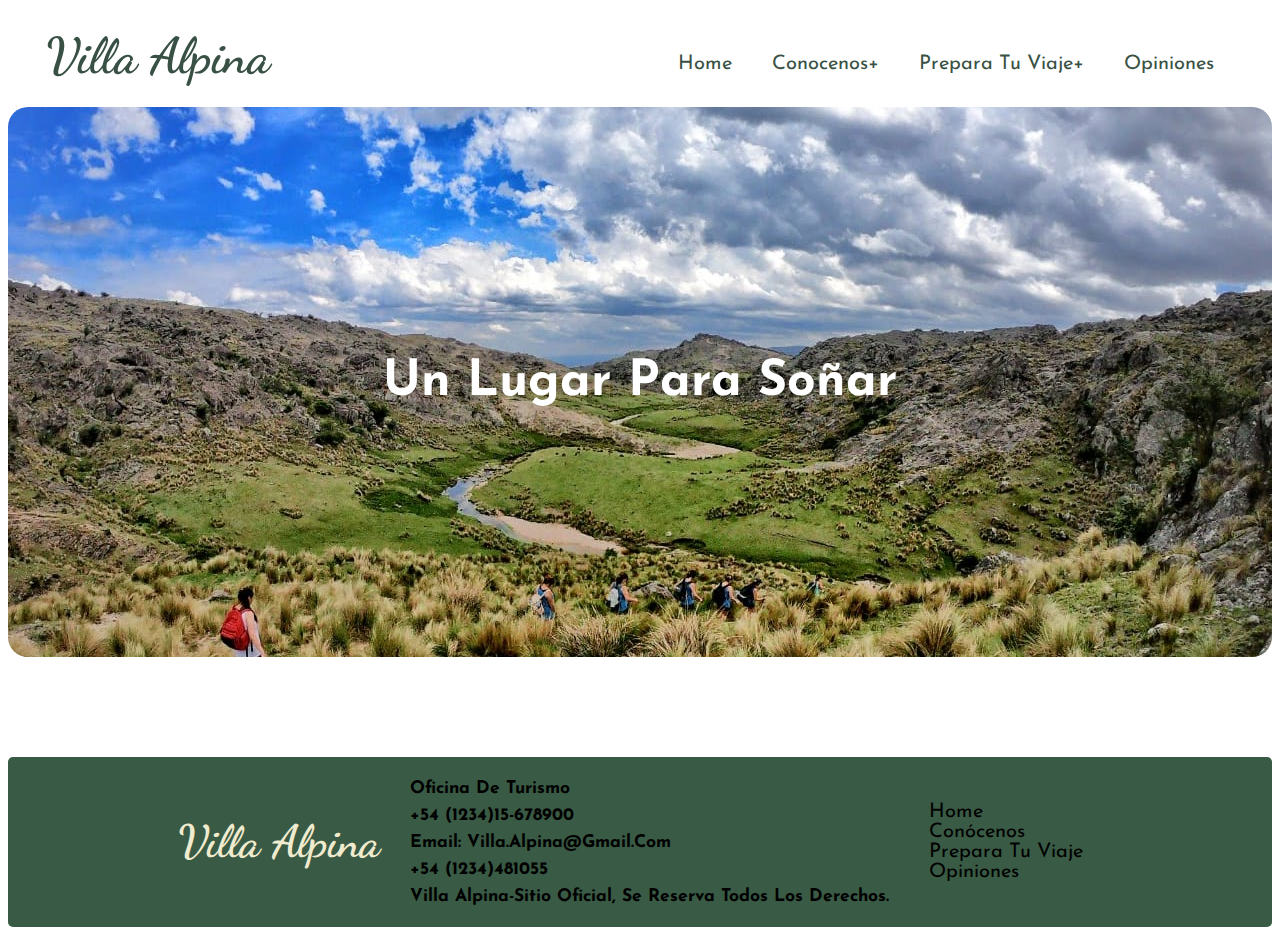
<file: index.html>
<!DOCTYPE html>
<html lang="en">

<head>
    <meta charset="UTF-8" />
    <meta name="viewport" content="width=device-width, initial-scale=1.0" />
    <title>Villa Alpina</title>
    <link rel="stylesheet" href="./archivocss/estilos.css" />
    <link rel="shortcut icon" href="./imagenes/favicon.ico" type="image/x-icon" />
</head>

<body>
    <header>
        <a href="./index.html" class="logo">Villa Alpina</a>
        <input type="checkbox" id="menu-bar">
        <label for="menu-bar">Menu</label>

        <nav class="navbar">
            <ul>
                <li><a href="./index.html">Home</a></li>
                <li><a href="./archivoshtml/conocenos.html">Conocenos+</a>
                    <ul>
                        <li><a href="./archivoshtml/galeria.html">Galeria</a></li>
                    </ul>
                </li>
                <li><a href="./archivoshtml/prepara_tu_viaje.html">Prepara tu viaje+</a>
                    <ul>
                        <li><a href="./archivoshtml/prepara_tu_viaje.html">Donde dormir?</a></li>
                        <li><a href="./archivoshtml/prepara_tu_viaje.html">Donde comer?</a></li>
                        <li><a href="./archivoshtml/prepara_tu_viaje.html">Como llegar?</a></li>
                    </ul>
                </li>
                <li><a href="./archivoshtml/opiniones.html">Opiniones</a></li>
            </ul>
        </nav>
    </header>

    <!-- <header class="encabezado">
        <div class="encabezado__contenido">
            <h1 class="encabezado__contenido-titulo"><a href="./index.html">Villa Alpina</a></h1>
            <nav>
                <ul class="encabezado__contenido-menu">
                    <li><a href="./index.html">Home</a></li>
                    <li><a href="./archivoshtml/conocenos.html">Conócenos</a></li>
                    <li><a href="./archivoshtml/prepara_tu_viaje.html">Prepara tu viaje</a></li>
                    <li><a href="./archivoshtml/opiniones.html">Opiniones</a></li>
                    </div>

                </ul>
            </nav>
        </div>
    </header> -->


    <!-- PANTALLA PRINCIPAL -->
    <main>
        <section class="home">
            <div class="home__contenido">
                <h2 class="home__contenido-dato"><a href="">Un lugar para soñar</a></h2>
            </div>
        </section>
    </main>

    <!-- FOOTER -->
    <footer>
        <section class="footer">
            <div>
                <h1 class="footer__titulo"><a href="../index.html">Villa Alpina</a></h1>
            </div>
            <div class="footer__contenido">
                <div>
                    <nav>
                        <ul class="footer__informacion">
                            <li>
                                <h3>Oficina de Turismo</h3>
                            </li>
                            <li>
                                <h3>+54 (1234)15-678900</h3>
                            </li>
                            <li>
                                <h3>Email: villa.alpina@gmail.com</h3>
                            </li>
                            <li>
                                <h3>+54 (1234)481055</h3>
                            </li>
                            <li>
                                <h3>Villa Alpina-Sitio Oficial, se reserva todos los derechos.</h3>
                            </li>
                        </ul>
                    </nav>
                </div>

                <div class="footer__navegacion">
                    <nav>
                        <ul class="footer__menu">
                            <li><a href="./index.html">Home</a></li>
                            <li><a href="./archivoshtml/conocenos.html">Conócenos</a></li>
                            <li><a href="./archivoshtml/prepara_tu_viaje.html">Prepara tu viaje</a></li>
                            <li><a href="./archivoshtml/opiniones.html">Opiniones</a></li>
                        </ul>
                    </nav>
                </div>
            </div>
        </section>
    </footer>

</body>

</html>
</file>
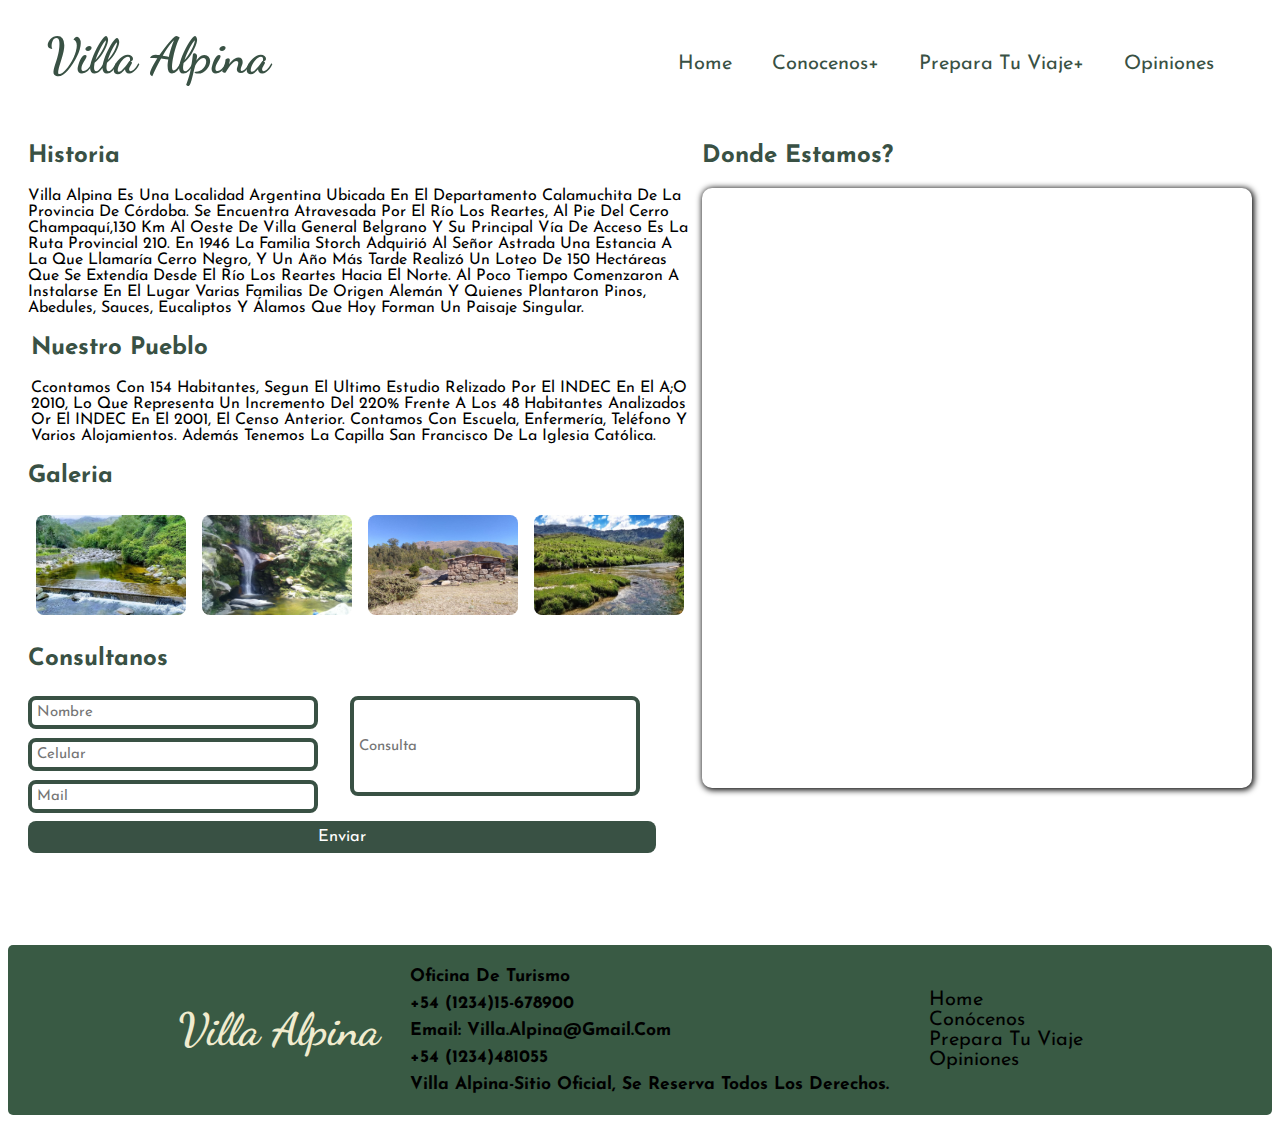
<file: archivoshtml/conocenos.html>
<!DOCTYPE html>
<html lang="en">

<head>
    <meta charset="UTF-8" />
    <meta name="viewport" content="width=device-width, initial-scale=1.0" />
    <title>Villa Alpina</title>
    <link rel="stylesheet" href="../archivocss/estilos.css">
    <link rel="shortcut icon" href="../imagenes/favicon.ico" type="image/x-icon" />
</head>


<body>
    <!-- BARRA DE NAVEGACION -->
    <header>
        <a href="../index.html" class="logo">Villa Alpina</a>
        <input type="checkbox" id="menu-bar">
        <label for="menu-bar">Menu</label>

        <nav class="navbar">
            <ul>
                <li><a href="../index.html">Home</a></li>
                <li><a href="./conocenos.html">Conocenos+</a>
                    <ul>
                        <li><a href="./galeria.html">Galeria</a></li>
                    </ul>
                </li>
                <li><a href="./prepara_tu_viaje.html">Prepara tu viaje+</a>
                    <ul>
                        <li><a href="./prepara_tu_viaje.html">Donde dormir?</a></li>
                        <li><a href="./prepara_tu_viaje.html">Donde comer?</a></li>
                        <li><a href="./prepara_tu_viaje.html">Como llegar?</a></li>
                    </ul>
                </li>
                <li><a href="./opiniones.html">Opiniones</a></li>
            </ul>
        </nav>
    </header>

    <!-- PAGINA PRINCIPAL -->
    <main class="informacion">
        <div class="informacion__texto">
            <!-- INFORMACION DEL LUGAR -->
        <div class="informacion__historia">
            <h2 class="informacion_historia-subtitulo"> Historia</h2>
            <p class="informacion_historia-parrafo">Villa Alpina es una localidad argentina ubicada en el Departamento
                Calamuchita de la Provincia de Córdoba. Se encuentra atravesada por el río Los Reartes, al pie del Cerro
                Champaquí,1​30 km al oeste de Villa General Belgrano y su principal vía de acceso es la Ruta Provincial
                210. En 1946 la familia Storch adquirió al señor Astrada una estancia a la que llamaría Cerro Negro, y
                un año más tarde realizó un loteo de 150 hectáreas que se extendía desde el río Los Reartes hacia el
                Norte. Al poco tiempo comenzaron a instalarse en el lugar varias familias de origen alemán y quienes
                plantaron pinos, abedules, sauces, eucaliptos y álamos que hoy forman un paisaje singular.</p>
        </div>

        <div class="informacion__pueblo">
            <h2 class="informacion__pueblo-subtitulo">Nuestro Pueblo</h2>
            <p class="informacion__pueblo-parrafo">Ccontamos con 154 habitantes, segun el ultimo estudio relizado
                por el INDEC en el a;o 2010, lo que representa un incremento del 220% frente a los 48 habitantes
                analizados or el INDEC en el 2001, el censo anterior. Contamos con escuela, enfermería, teléfono y
                varios alojamientos. Además tenemos la Capilla San Francisco de la Iglesia Católica.</p>
        </div>

        <div class="boton__galeria">
            <h2><a href="./galeria.html">Galeria</a></h2>
            <ul class="boton__galeria-fotos">
                <li><a href="./galeria.html"><img src="../imagenes/imagen 1.jpg" alt="Paisaje 1"></a></li>
                <li><a href="./galeria.html"><img src="../imagenes/imagen 2.jpg" alt="Paisaje 2"></a></li>
                <li><a href="./galeria.html"><img src="../imagenes/imagen 3.jpg" alt="Paisaje 3"></a></li>
                <li><a href="./galeria.html"><img src="../imagenes/imagen 4.jpg" alt="Paisaje 4"></a></li>
            </ul>
        </div>

        <!-- FORMULARIO -->
        <div class="formulario">
            <h2 class="formulario__titulo"><a>Consultanos</a></h2>
            <form class="formulario__casillero">
                <div>
                    <input class="formulario__casillero-nombre" type="text" placeholder="Nombre" maxlength="20" name="Nombre">
                    <input class="formulario__casillero-celular" type="tel" placeholder="Celular" maxlength="20" name="Celular">
                    <input class="formulario__casillero-email" type="email" placeholder="Mail" name="Email">
                    <a class="formulario__boton" href="./conocenos.html">Enviar</a>
                </div>
                <input class="formulario__casillero-consulta" type="text" placeholder="Consulta" maxlength="600" name="Consulta">
            </form>
        </div>
        </div>
        <div>
            <!-- MAPA -->
        <div class="informacion__ubicacion">
            <h2 class="informacion__ubicacion-subtitulo">Donde estamos?</h2>
            <iframe class="informacion__ubicacion-mapa"
                src="https://www.google.com/maps/embed?pb=!1m18!1m12!1m3!1d13606.955406685882!2d-64.81932996634876!3d-31.960617278613114!2m3!1f0!2f0!3f0!3m2!1i1024!2i768!4f13.1!3m3!1m2!1s0x95d2cc0a27ea2d1f%3A0x9dd9554d7478f62a!2sVilla%20Alpina%2C%20C%C3%B3rdoba!5e1!3m2!1ses!2sar!4v1669737630679!5m2!1ses!2sar"
                width="600" height="450" style="border:0;" allowfullscreen="" loading="lazy"
                referrerpolicy="no-referrer-when-downgrade"></iframe>
        </div>
        </div>
    </main>

    <!-- FOOTER -->
    <footer>
        <section class="footer">
            <div class="footer__contenido">
                <h1 class="footer__titulo"><a href="../index.html">Villa Alpina</a></h1>
            </div>

            <div class="footer__contenido">
                <div>
                    <nav>
                        <ul class="footer__informacion">
                            <li>
                                <h3>Oficina de Turismo</h3>
                            </li>
                            <li>
                                <h3>+54 (1234)15-678900</h3>
                            </li>
                            <li>
                                <h3>Email: villa.alpina@gmail.com</h3>
                            </li>
                            <li>
                                <h3>+54 (1234)481055</h3>
                            </li>
                            <li>
                                <h3>Villa Alpina-Sitio Oficial, se reserva todos los derechos.</h3>
                            </li>
                        </ul>
                    </nav>
                </div>
                <div class="footer__navegacion">
                    <nav>
                        <ul class="footer__menu">
                            <li><a href="../index.html">Home</a></li>
                            <li><a href="./conocenos.html">Conócenos</a></li>
                            <li><a href="./prepara_tu_viaje.html">Prepara tu viaje</a></li>
                            <li><a href="./opiniones.html">Opiniones</a></li>
                        </ul>
                    </nav>
                </div>
            </div>
        </section>
    </footer>

</body>

</html>
</file>
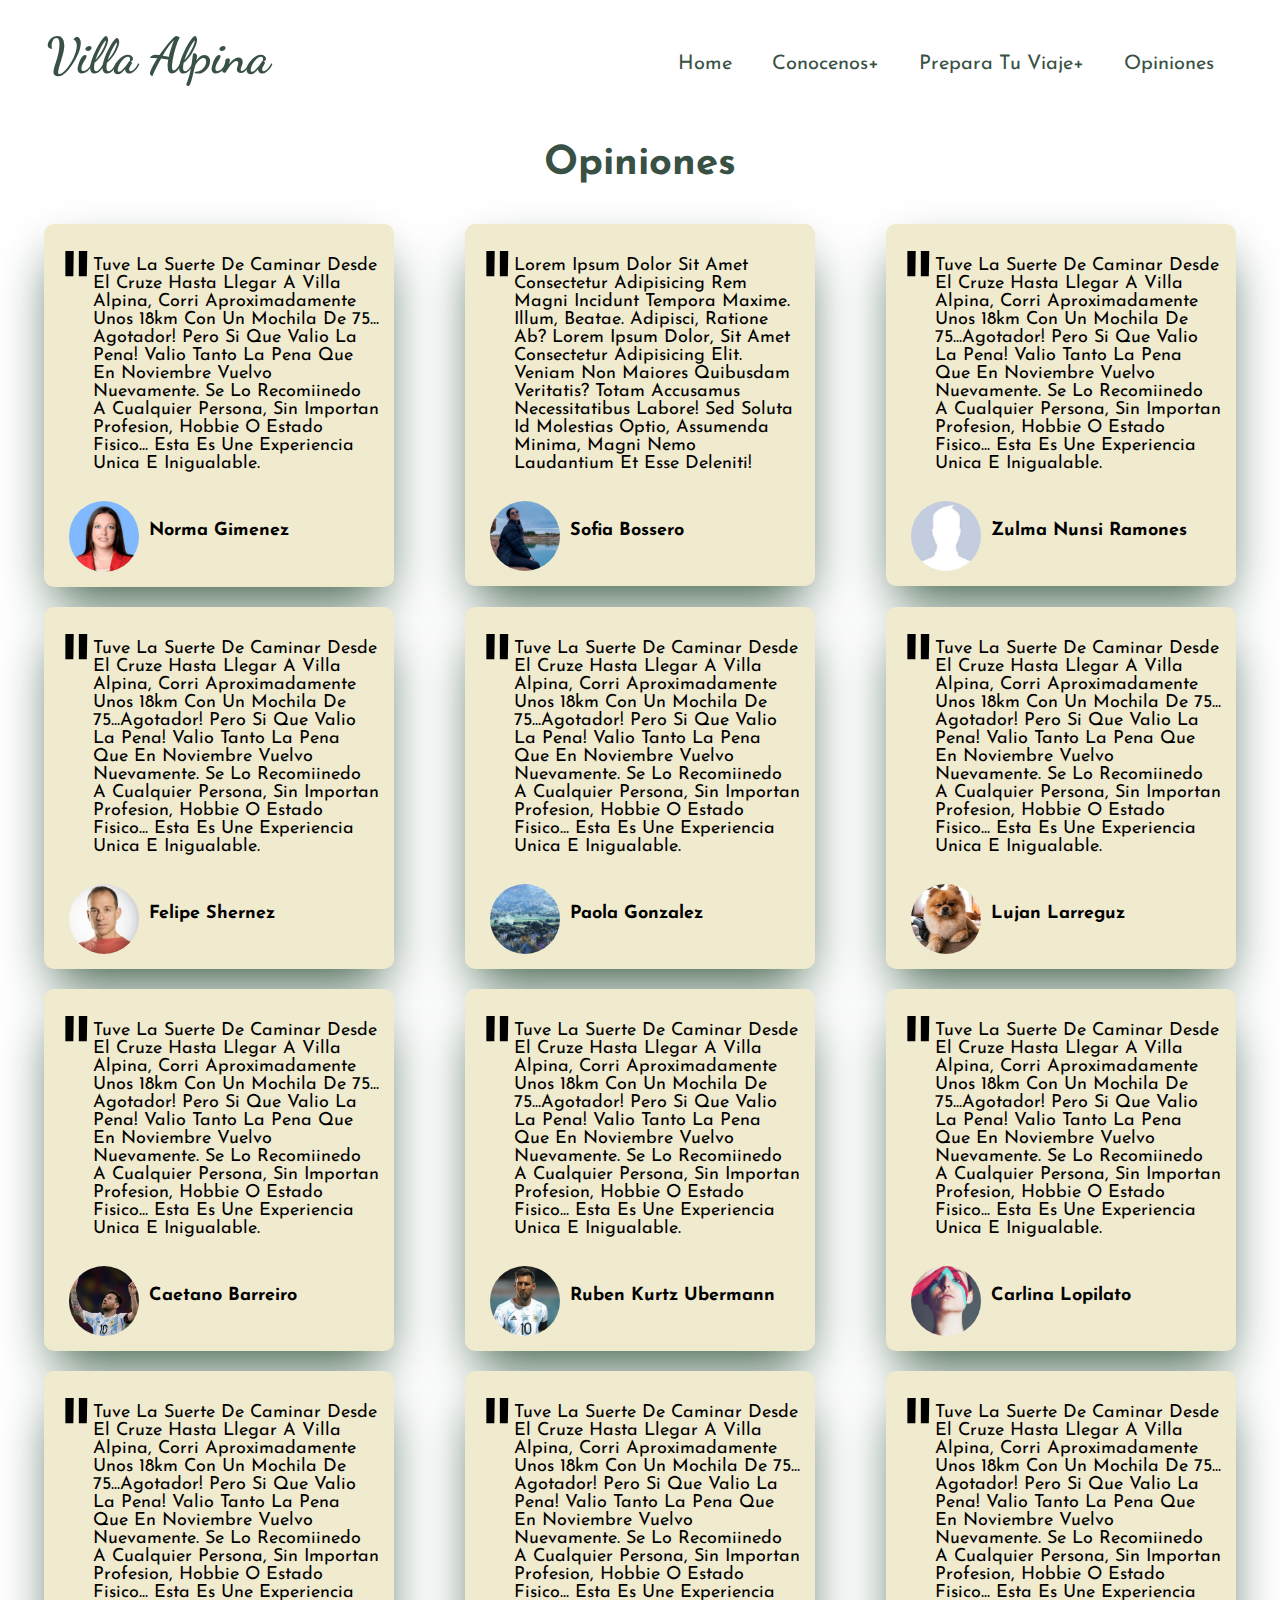
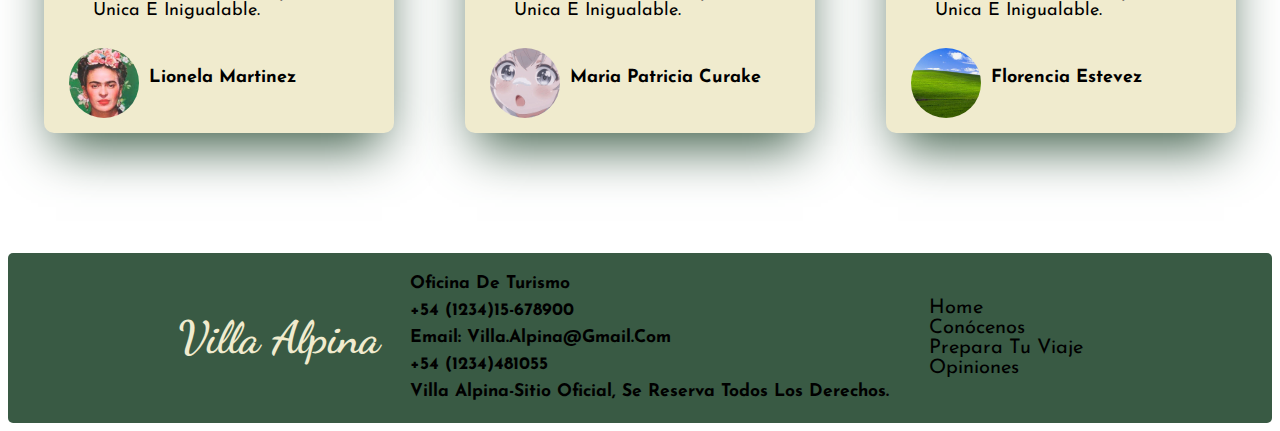
<file: archivoshtml/opiniones.html>
<!DOCTYPE html>
<html lang="en">

<head>
    <meta charset="UTF-8" />
    <meta name="viewport" content="width=device-width, initial-scale=1.0" />
    <title>Opiniones</title>
    <link rel="stylesheet" href="../archivocss/estilos.css">
    <link rel="shortcut icon" href="../imagenes/favicon.ico" type="image/x-icon" />
</head>


<body>
    <!-- BARRA DE NAVEGACION -->
    <header>
        <a href="../index.html" class="logo">Villa Alpina</a>
        <input type="checkbox" id="menu-bar">
        <label for="menu-bar">Menu</label>

        <nav class="navbar">
            <ul>
                <li><a href="../index.html">Home</a></li>
                <li><a href="./conocenos.html">Conocenos+</a>
                    <ul>
                        <li><a href="./galeria.html">Galeria</a></li>
                    </ul>
                </li>
                <li><a href="./prepara_tu_viaje.html">Prepara tu viaje+</a>
                    <ul>
                        <li><a href="./prepara_tu_viaje.html">Donde dormir?</a></li>
                        <li><a href="./prepara_tu_viaje.html">Donde comer?</a></li>
                        <li><a href="./prepara_tu_viaje.html">Como llegar?</a></li>
                    </ul>
                </li>
                <li><a href="./opiniones.html">Opiniones</a></li>
            </ul>
        </nav>
    </header>


    <!-- PAGINA PRINCIPAL -->
    <main>
        <h3 class="tarjeta__opiniones-titulo"> Opiniones</h3>
        <section class="opiniones">
            <!-- TARJETAS DE OPINIONES -->
            <div class="tarjeta__opniones-contenido">
                <article class="tarjeta__opiniones">
                    <div class="tarjeta__opiniones-texto">
                        <p class="tarjeta__opiniones-texto-comillas"> "</p>
                        <p class="tarjeta__opiniones-texto-opinion">Tuve la suerte de caminar desde el cruze hasta
                            llegar a villa Alpina, corri aproximadamente unos 18km con un mochila de 75... agotador!
                            pero si que valio la pena! valio tanto la pena que en noviembre vuelvo nuevamente. Se lo
                            recomiinedo a cualquier persona, sin importan profesion, hobbie o estado fisico... Esta es
                            une experiencia unica e inigualable.</p>
                    </div>
                    <div class="tarjeta__opiniones-persona">
                        <img class="tarjeta__opiniones-persona-foto" src="../imagenes/foto carnet 1.jpg"
                            alt="foto carnet">
                        <p class="tarjeta__persona-nombre">Norma Gimenez</p>
                    </div>
                </article>
            </div>

            <div class="tarjeta__opniones-contenido">
                <article class="tarjeta__opiniones">
                    <div class="tarjeta__opiniones-texto">
                        <p class="tarjeta__opiniones-texto-comillas"> "</p>
                        <p class="tarjeta__opiniones-texto-opinion">Lorem ipsum dolor sit amet consectetur adipisicing
                            rem magni incidunt tempora maxime. Illum, beatae. Adipisci, ratione ab? Lorem ipsum dolor,
                            sit amet consectetur adipisicing elit. Veniam non maiores quibusdam veritatis? Totam
                            accusamus necessitatibus labore! Sed soluta id molestias optio, assumenda minima, magni nemo
                            laudantium et esse deleniti!</p>
                    </div>
                    <div class="tarjeta__opiniones-persona">
                        <img class="tarjeta__opiniones-persona-foto" src="../imagenes/foto carnet 0.png "
                            alt="foto carnet">
                        <p class="tarjeta__persona-nombre">Sofia Bossero</p>
                    </div>
                </article>
            </div>

            <div class="tarjeta__opniones-contenido">
                <article class="tarjeta__opiniones">
                    <div class="tarjeta__opiniones-texto">
                        <p class="tarjeta__opiniones-texto-comillas"> "</p>
                        <p class="tarjeta__opiniones-texto-opinion">Tuve la suerte de caminar desde el cruze hasta
                            llegar a villa Alpina, corri aproximadamente unos 18km con un mochila de 75...agotador! pero
                            si que valio la pena! valio tanto la pena que en noviembre vuelvo nuevamente. Se lo
                            recomiinedo a cualquier persona, sin importan profesion, hobbie o estado fisico... Esta es
                            une experiencia unica e inigualable.</p>
                    </div>
                    <div class="tarjeta__opiniones-persona">
                        <img class="tarjeta__opiniones-persona-foto" src="../imagenes/foto carnet 2.jpg"
                            alt="foto carnet">
                        <p class="tarjeta__persona-nombre">Zulma Nunsi Ramones</p>
                    </div>
                </article>
            </div>

            <div class="tarjeta__opniones-contenido">
                <article class="tarjeta__opiniones">
                    <div class="tarjeta__opiniones-texto">
                        <p class="tarjeta__opiniones-texto-comillas"> "</p>
                        <p class="tarjeta__opiniones-texto-opinion">Tuve la suerte de caminar desde el cruze hasta
                            llegar a villa Alpina, corri aproximadamente unos 18km con un mochila de 75...agotador! pero
                            si que valio la pena! valio tanto la pena que en noviembre vuelvo nuevamente. Se lo
                            recomiinedo a cualquier persona, sin importan profesion, hobbie o estado fisico... Esta es
                            une experiencia unica e inigualable.</p>
                    </div>
                    <div class="tarjeta__opiniones-persona">
                        <img class="tarjeta__opiniones-persona-foto" src="../imagenes/foto carnet 4.jpg"
                            alt="foto carnet">
                        <p class="tarjeta__persona-nombre">Felipe Shernez</p>
                    </div>
                </article>
            </div>

            <div class="tarjeta__opniones-contenido">
                <article class="tarjeta__opiniones">
                    <div class="tarjeta__opiniones-texto">
                        <p class="tarjeta__opiniones-texto-comillas"> "</p>
                        <p class="tarjeta__opiniones-texto-opinion">Tuve la suerte de caminar desde el cruze hasta
                            llegar a villa Alpina, corri aproximadamente unos 18km con un mochila de 75...agotador! pero
                            si que valio la pena! valio tanto la pena que en noviembre vuelvo nuevamente. Se lo
                            recomiinedo a cualquier persona, sin importan profesion, hobbie o estado fisico... Esta es
                            une experiencia unica e inigualable.</p>
                    </div>
                    <div class="tarjeta__opiniones-persona">
                        <img class="tarjeta__opiniones-persona-foto" src="../imagenes/foto carnet 5.jpg"
                            alt="foto carnet">
                        <p class="tarjeta__persona-nombre">Paola Gonzalez</p>
                    </div>
                </article>
            </div>

            <div class="tarjeta__opniones-contenido">
                <article class="tarjeta__opiniones">
                    <div class="tarjeta__opiniones-texto">
                        <p class="tarjeta__opiniones-texto-comillas"> "</p>
                        <p class="tarjeta__opiniones-texto-opinion">Tuve la suerte de caminar desde el cruze hasta
                            llegar a villa Alpina, corri aproximadamente unos 18km con un mochila de 75... agotador!
                            pero si que valio la pena! valio tanto la pena que en noviembre vuelvo nuevamente. Se lo
                            recomiinedo a cualquier persona, sin importan profesion, hobbie o estado fisico... Esta es
                            une experiencia unica e inigualable.</p>
                    </div>
                    <div class="tarjeta__opiniones-persona">
                        <img class="tarjeta__opiniones-persona-foto" src="../imagenes/foto carnet 6.jpg"
                            alt="foto carnet">
                        <p class="tarjeta__persona-nombre">Lujan Larreguz</p>
                    </div>
                </article>
            </div>

            <div class="tarjeta__opniones-contenido">
                <article class="tarjeta__opiniones">
                    <div class="tarjeta__opiniones-texto">
                        <p class="tarjeta__opiniones-texto-comillas"> "</p>
                        <p class="tarjeta__opiniones-texto-opinion">Tuve la suerte de caminar desde el cruze hasta
                            llegar a villa Alpina, corri aproximadamente unos 18km con un mochila de 75... agotador!
                            pero si que valio la pena! valio tanto la pena que en noviembre vuelvo nuevamente. Se lo
                            recomiinedo a cualquier persona, sin importan profesion, hobbie o estado fisico... Esta es
                            une experiencia unica e inigualable.</p>
                    </div>
                    <div class="tarjeta__opiniones-persona">
                        <img class="tarjeta__opiniones-persona-foto" src="../imagenes/foto carnet 7.jpg"
                            alt="foto carnet">
                        <p class="tarjeta__persona-nombre">Caetano Barreiro</p>
                    </div>
                </article>
            </div>

            <div class="tarjeta__opniones-contenido">
                <article class="tarjeta__opiniones">
                    <div class="tarjeta__opiniones-texto">
                        <p class="tarjeta__opiniones-texto-comillas"> "</p>
                        <p class="tarjeta__opiniones-texto-opinion">Tuve la suerte de caminar desde el cruze hasta
                            llegar a villa Alpina, corri aproximadamente unos 18km con un mochila de 75...agotador! pero
                            si que valio la pena! valio tanto la pena que en noviembre vuelvo nuevamente. Se lo
                            recomiinedo a cualquier persona, sin importan profesion, hobbie o estado fisico... Esta es
                            une experiencia unica e inigualable.</p>
                    </div>
                    <div class="tarjeta__opiniones-persona">
                        <img class="tarjeta__opiniones-persona-foto" src="../imagenes/foto carnet 8.jpg"
                            alt="foto carnet">
                        <p class="tarjeta__persona-nombre">Ruben Kurtz Ubermann</p>
                    </div>
                </article>
            </div>

            <div class="tarjeta__opniones-contenido">
                <article class="tarjeta__opiniones">
                    <div class="tarjeta__opiniones-texto">
                        <p class="tarjeta__opiniones-texto-comillas"> "</p>
                        <p class="tarjeta__opiniones-texto-opinion">Tuve la suerte de caminar desde el cruze hasta
                            llegar a villa Alpina, corri aproximadamente unos 18km con un mochila de 75...agotador! pero
                            si que valio la pena! valio tanto la pena que en noviembre vuelvo nuevamente. Se lo
                            recomiinedo a cualquier persona, sin importan profesion, hobbie o estado fisico... Esta es
                            une experiencia unica e inigualable.</p>
                    </div>
                    <div class="tarjeta__opiniones-persona">
                        <img class="tarjeta__opiniones-persona-foto" src="../imagenes/foto carnet 9.jpg"
                            alt="foto carnet">
                        <p class="tarjeta__persona-nombre">Carlina Lopilato</p>
                    </div>
                </article>
            </div>

            <div class="tarjeta__opniones-contenido">
                <article class="tarjeta__opiniones">
                    <div class="tarjeta__opiniones-texto">
                        <p class="tarjeta__opiniones-texto-comillas"> "</p>
                        <p class="tarjeta__opiniones-texto-opinion">Tuve la suerte de caminar desde el cruze hasta
                            llegar a villa Alpina, corri aproximadamente unos 18km con un mochila de 75...agotador! pero
                            si que valio la pena! valio tanto la pena que en noviembre vuelvo nuevamente. Se lo
                            recomiinedo a cualquier persona, sin importan profesion, hobbie o estado fisico... Esta es
                            une experiencia unica e inigualable.</p>
                    </div>
                    <div class="tarjeta__opiniones-persona">
                        <img class="tarjeta__opiniones-persona-foto" src="../imagenes/foto carnet 10.jpg"
                            alt="foto carnet">
                        <p class="tarjeta__persona-nombre">Lionela Martinez</p>
                    </div>
                </article>
            </div>

            <div class="tarjeta__opniones-contenido">
                <article class="tarjeta__opiniones">
                    <div class="tarjeta__opiniones-texto">
                        <p class="tarjeta__opiniones-texto-comillas"> "</p>
                        <p class="tarjeta__opiniones-texto-opinion">Tuve la suerte de caminar desde el cruze hasta
                            llegar a villa Alpina, corri aproximadamente unos 18km con un mochila de 75... agotador!
                            pero si que valio la pena! valio tanto la pena que en noviembre vuelvo nuevamente. Se lo
                            recomiinedo a cualquier persona, sin importan profesion, hobbie o estado fisico... Esta es
                            une experiencia unica e inigualable.</p>
                    </div>
                    <div class="tarjeta__opiniones-persona">
                        <img class="tarjeta__opiniones-persona-foto" src="../imagenes/foto carnet 11.jpg"
                            alt="foto carnet">
                        <p class="tarjeta__persona-nombre">Maria Patricia Curake</p>
                    </div>
                </article>
            </div>

            <div class="tarjeta__opniones-contenido">
                <article class="tarjeta__opiniones">
                    <div class="tarjeta__opiniones-texto">
                        <p class="tarjeta__opiniones-texto-comillas"> "</p>
                        <p class="tarjeta__opiniones-texto-opinion">Tuve la suerte de caminar desde el cruze hasta
                            llegar a villa Alpina, corri aproximadamente unos 18km con un mochila de 75... agotador!
                            pero si que valio la pena! valio tanto la pena que en noviembre vuelvo nuevamente. Se lo
                            recomiinedo a cualquier persona, sin importan profesion, hobbie o estado fisico... Esta es
                            une experiencia unica e inigualable.</p>
                    </div>
                    <div class="tarjeta__opiniones-persona">
                        <img class="tarjeta__opiniones-persona-foto" src="../imagenes/foto carnet 12.jpg"
                            alt="foto carnet">
                        <p class="tarjeta__persona-nombre">Florencia Estevez</p>
                    </div>
                </article>
            </div>
        </section>


    </main>

    <!-- FOOTER -->
    <footer>
        <section class="footer">
            <div class="footer__contenido">
                <h1 class="footer__titulo"><a href="../index.html">Villa Alpina</a></h1>
            </div>

            <div class="footer__contenido">
                <div>
                    <nav>
                        <ul class="footer__informacion">
                            <li>
                                <h3>Oficina de Turismo</h3>
                            </li>
                            <li>
                                <h3>+54 (1234)15-678900</h3>
                            </li>
                            <li>
                                <h3>Email: villa.alpina@gmail.com</h3>
                            </li>
                            <li>
                                <h3>+54 (1234)481055</h3>
                            </li>
                            <li>
                                <h3>Villa Alpina-Sitio Oficial, se reserva todos los derechos.</h3>
                            </li>
                        </ul>
                    </nav>
                </div>
                <div class="footer__navegacion">
                    <nav>
                        <ul class="footer__menu">
                            <li><a href="../index.html">Home</a></li>
                            <li><a href="./conocenos.html">Conócenos</a></li>
                            <li><a href="./prepara_tu_viaje.html">Prepara tu viaje</a></li>
                            <li><a href="./opiniones.html">Opiniones</a></li>
                        </ul>
                    </nav>
                </div>
            </div>
        </section>
    </footer>
</body>

</html>
</file>
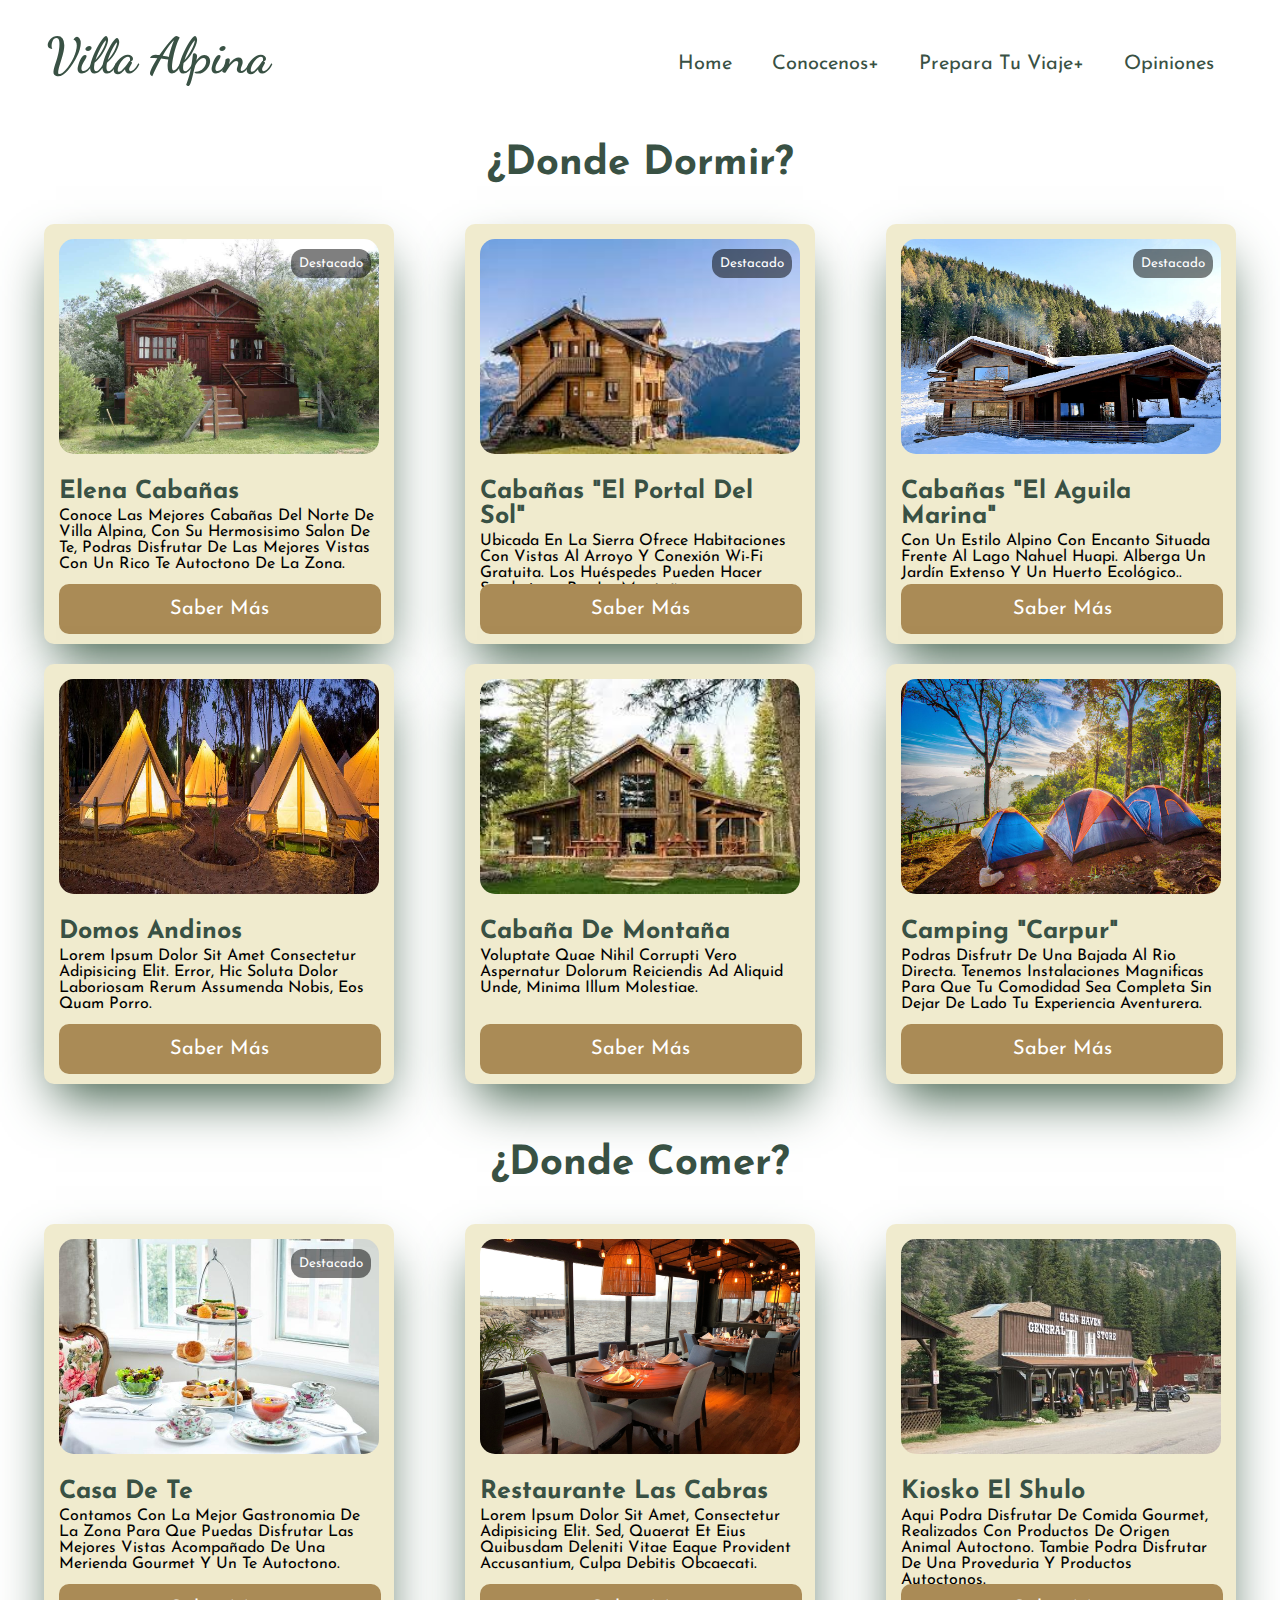
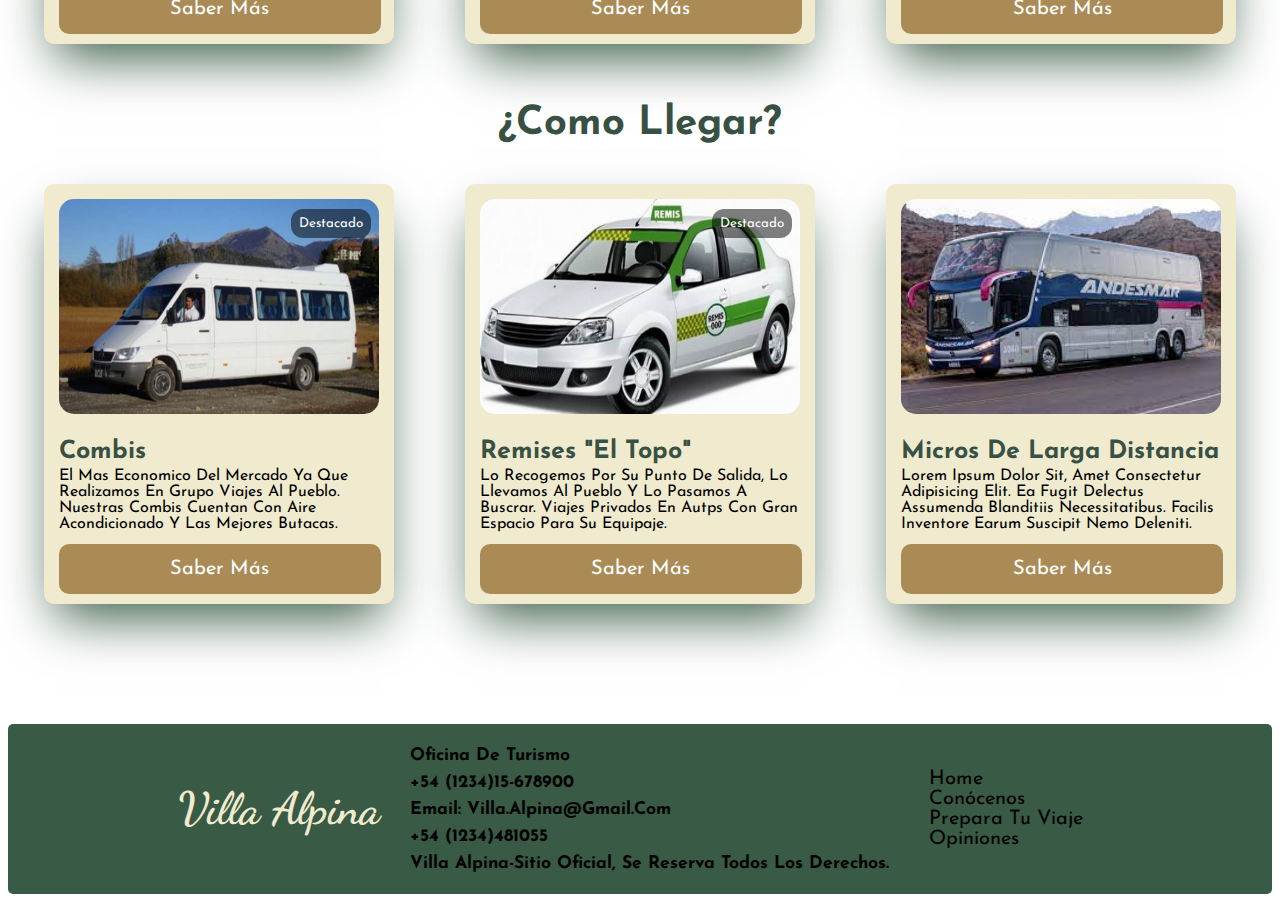
<file: archivoshtml/prepara_tu_viaje.html>
<!DOCTYPE html>
<html lang="en">

<head>
    <meta charset="UTF-8" />
    <meta name="viewport" content="width=device-width, initial-scale=1.0" />
    <title>Prepara Tu Viaje</title>
    <link rel="stylesheet" href="../archivocss/estilos.css">
    <link rel="shortcut icon" href="../imagenes/favicon.ico" type="image/x-icon" />
</head>


<body>
    <!-- BARRA DE NAVEGACION -->
    <header>
        <a href="../index.html" class="logo">Villa Alpina</a>
        <input type="checkbox" id="menu-bar">
        <label for="menu-bar">Menu</label>

        <nav class="navbar">
            <ul>
                <li><a href="../index.html">Home</a></li>
                <li><a href="./conocenos.html">Conocenos+</a>
                    <ul>
                        <li><a href="./galeria.html">Galeria</a></li>
                    </ul>
                </li>
                <li><a href="./prepara_tu_viaje.html">Prepara tu viaje+</a>
                    <ul>
                        <li><a href="./prepara_tu_viaje.html">Donde dormir?</a></li>
                        <li><a href="./prepara_tu_viaje.html">Donde comer?</a></li>
                        <li><a href="./prepara_tu_viaje.html">Como llegar?</a></li>
                    </ul>
                </li>
                <li><a href="./opiniones.html">Opiniones</a></li>
            </ul>
        </nav>
    </header>


    <main>
        <section class="viaje">

            <!-- TARJETAS DE HOSPEDAJES -->

            <h3 class="viaje__titulo">¿Donde dormir?</h3>
            <div class="viaje__contenido">

                <article class="tarjeta__viaje">
                    <div class="tarjeta__viaje-encabezado">
                        <small class="tarjeta__encabezado-etiqueta--destacado">Destacado</small>
                        <img class="tarjeta__viaje-encabezado-imagen" src="../imagenes/imagen 22.jpg" alt="" width="360"
                            height="215" />
                    </div>
                    <h2 class="tarjeta__viaje-titulo">Elena Cabañas</h2>
                    <p class="tarjeta__viaje-descripcion">Conoce las mejores cabañas del norte de Villa alpina, con su
                        hermosisimo salon de te, podras disfrutar de las mejores vistas con un rico te autoctono de la
                        zona.</p>
                    <a href="" class="tarjeta__viaje-enlace">Saber más</a>
                </article>

                <article class="tarjeta__viaje">
                    <div class="tarjeta__viaje-encabezado">
                        <small
                            class="tarjeta__encabezado-etiqueta tarjeta__encabezado-etiqueta--destacado">Destacado</small>
                        <img class="tarjeta__viaje-encabezado-imagen" src="../imagenes/imagen 23.jpeg" alt="Hospedaje 2"
                            width="360" height="215" />
                    </div>
                    <h2 class="tarjeta__viaje-titulo">Cabañas "El Portal Del Sol"</h2>
                    <p class="tarjeta__viaje-descripcion">Ubicada en la sierra ofrece habitaciones con vistas al arroyo
                        y conexión Wi-Fi gratuita. Los huéspedes pueden hacer senderismo por la montaña.</p>
                    <a href="" class="tarjeta__viaje-enlace">Saber más</a>
                </article>

                <article class="tarjeta__viaje">
                    <div class="tarjeta__viaje-encabezado">
                        <small
                            class="tarjeta__encabezado-etiqueta tarjeta__encabezado-etiqueta--destacado">Destacado</small>
                        <img class="tarjeta__viaje-encabezado-imagen" src="../imagenes/imagen 24.webp" alt="Hospedaje 3"
                            width="360" height="215" />
                    </div>
                    <h2 class="tarjeta__viaje-titulo">Cabañas "El Aguila Marina"</h2>
                    <p class="tarjeta__viaje-descripcion">Con un estilo alpino con encanto situada frente al lago Nahuel
                        Huapi. Alberga un jardín extenso y un huerto ecológico..</p>
                    <a href="" class="tarjeta__viaje-enlace">Saber más</a>
                </article>

                <article class="tarjeta__viaje">
                    <div class="tarjeta__viaje-encabezado">
                        <img class="tarjeta__viaje-encabezado-imagen" src="../imagenes/imagen 25.jpeg" alt="Hospedaje 4"
                            width="360" height="215" />
                    </div>
                    <h2 class="tarjeta__viaje-titulo">Domos andinos</h2>
                    <p class="tarjeta__viaje-descripcion">Lorem ipsum dolor sit amet consectetur adipisicing elit.
                        Error, hic soluta dolor laboriosam rerum assumenda nobis, eos quam porro.</p>
                    <a href="" class="tarjeta__viaje-enlace">Saber más</a>
                </article>

                <article class="tarjeta__viaje">
                    <div class="tarjeta__viaje-encabezado">
                        <img class="tarjeta__viaje-encabezado-imagen" src="../imagenes/imagen 26.jpeg" alt="Hospedaje 5"
                            width="360" height="215" />
                    </div>
                    <h2 class="tarjeta__viaje-titulo">Cabaña de montaña</h2>
                    <p class="tarjeta__viaje-descripcion"> Voluptate quae nihil corrupti vero aspernatur dolorum
                        reiciendis ad aliquid unde, minima illum molestiae.</p>
                    <a href="" class="tarjeta__viaje-enlace">Saber más</a>
                </article>

                <article class="tarjeta__viaje">
                    <div class="tarjeta__viaje-encabezado">
                        <img class="tarjeta__viaje-encabezado-imagen" src="../imagenes/imagen 27.jpg" alt="Hospedaje 6"
                            width="360" height="215" />
                    </div>
                    <h2 class="tarjeta__viaje-titulo">Camping "Carpur"</h2>
                    <p class="tarjeta__viaje-descripcion">Podras disfrutr de una bajada al rio directa. Tenemos
                        instalaciones magnificas para que tu comodidad sea completa sin dejar de lado tu experiencia
                        aventurera.</p>
                    <a href="" class="tarjeta__viaje-enlace">Saber más</a>
                </article>
            </div>

            <!-- TARJETAS DE GASTRONOMIA -->

            <h3 class="viaje__titulo">¿Donde comer?</h3>
            <div class="viaje__contenido">
                <article class="tarjeta__viaje">
                    <div class="tarjeta__viaje-encabezado">
                        <small
                            class="tarjeta__encabezado-etiqueta tarjeta__encabezado-etiqueta--destacado">Destacado</small>
                        <img class="tarjeta__viaje-encabezado-imagen" src="../imagenes/imagen 28.jpeg"
                            alt="Gastronomia 1" width="360" height="215" />
                    </div>
                    <h2 class="tarjeta__viaje-titulo">Casa de Te</h2>
                    <p class="tarjeta__viaje-descripcion">Contamos con la mejor gastronomia de la zona para que puedas
                        disfrutar las mejores vistas acompañado de una merienda gourmet y un te autoctono.</p>
                    <a href="" class="tarjeta__viaje-enlace">Saber más</a>
                </article>

                <article class="tarjeta__viaje">
                    <div class="tarjeta__viaje-encabezado">
                        <img class="tarjeta__viaje-encabezado-imagen" src="../imagenes/imagen 29.jpg"
                            alt="Gastronomia 2" width="360" height="215" />
                    </div>
                    <h2 class="tarjeta__viaje-titulo">Restaurante Las Cabras</h2>
                    <p class="tarjeta__viaje-descripcion">Lorem ipsum dolor sit amet, consectetur adipisicing elit. Sed,
                        quaerat et eius quibusdam deleniti vitae eaque provident accusantium, culpa debitis obcaecati.
                    </p>
                    <a href="" class="tarjeta__viaje-enlace">Saber más</a>
                </article>

                <article class="tarjeta__viaje">
                    <div class="tarjeta__viaje-encabezado">
                        <img class="tarjeta__viaje-encabezado-imagen" src="../imagenes/imagen 30.jpg"
                            alt="Gastronomia 3" width="360" height="215" />
                    </div>
                    <h2 class="tarjeta__viaje-titulo">Kiosko El Shulo</h2>
                    <p class="tarjeta__viaje-descripcion">Aqui podra disfrutar de comida gourmet, realizados con
                        productos de origen animal autoctono. Tambie podra disfrutar de una proveduria y productos
                        autoctonos.</p>
                    <a href="" class="tarjeta__viaje-enlace">Saber más</a>
                </article>
            </div>

            <!-- TARJETAS DE TRANSPORTE -->

            <h3 class="viaje__titulo">¿Como llegar?</h3>
            <div class="viaje__contenido">
                <article class="tarjeta__viaje">
                    <div class="tarjeta__viaje-encabezado">
                        <small
                            class="tarjeta__encabezado-etiqueta tarjeta__encabezado-etiqueta--destacado">Destacado</small>
                        <img class="tarjeta__viaje-encabezado-imagen" src="../imagenes/imagen 31.jpg" alt="Transporte 1"
                            width="360" height="215" />
                    </div>
                    <h2 class="tarjeta__viaje-titulo">Combis</h2>
                    <p class="tarjeta__viaje-descripcion">El mas economico del mercado ya que
                        realizamos en grupo viajes al pueblo. Nuestras combis cuentan con aire acondicionado y las
                        mejores butacas.</p>
                    <a href="" class="tarjeta__viaje-enlace">Saber más</a>
                </article>

                <article class="tarjeta__viaje">
                    <div class="tarjeta__viaje-encabezado">
                        <small
                            class="tarjeta__encabezado-etiqueta tarjeta__encabezado-etiqueta--destacado">Destacado</small>
                        <img class="tarjeta__viaje-encabezado-imagen" src="../imagenes/imagen 33.jpg" alt="Transporte 2"
                            width="360" height="215" />
                    </div>
                    <h2 class="tarjeta__viaje-titulo">Remises "El Topo"</h2>
                    <p class="tarjeta__viaje-descripcion">Lo recogemos por su
                        punto de salida, lo llevamos al pueblo y lo pasamos a buscrar. Viajes privados en autps con gran
                        espacio para su equipaje.</p>
                    <a href="" class="tarjeta__viaje-enlace">Saber más</a>
                </article>

                <article class="tarjeta__viaje">
                    <div class="tarjeta__viaje-encabezado">
                        <img class="tarjeta__viaje-encabezado-imagen" src="../imagenes/imagen 32.jpeg"
                            alt="Transporte 3" width="360" height="215" />
                    </div>
                    <h2 class="tarjeta__viaje-titulo">Micros de larga distancia</h2>
                    <p class="tarjeta__viaje-descripcion">Lorem ipsum dolor sit, amet consectetur adipisicing elit. Ea
                        fugit delectus assumenda blanditiis necessitatibus.
                        Facilis inventore earum suscipit nemo deleniti.</p>
                    <a href="" class="tarjeta__viaje-enlace">Saber más</a>
                </article>
            </div>
        </section>
    </main>


    <!-- FOOTER -->
    <footer>
        <section class="footer">
            <div class="footer__contenido">
                <h1 class="footer__titulo"><a href="../index.html">Villa Alpina</a></h1>
            </div>

            <div class="footer__contenido">
                <div>
                    <nav>
                        <ul class="footer__informacion">
                            <li>
                                <h3>Oficina de Turismo</h3>
                            </li>
                            <li>
                                <h3>+54 (1234)15-678900</h3>
                            </li>
                            <li>
                                <h3>Email: villa.alpina@gmail.com</h3>
                            </li>
                            <li>
                                <h3>+54 (1234)481055</h3>
                            </li>
                            <li>
                                <h3>Villa Alpina-Sitio Oficial, se reserva todos los derechos.</h3>
                            </li>
                        </ul>
                    </nav>
                </div>
                <div class="footer__navegacion">
                    <nav>
                        <ul class="footer__menu">
                            <li><a href="../index.html">Home</a></li>
                            <li><a href="./conocenos.html">Conócenos</a></li>
                            <li><a href="./prepara_tu_viaje.html">Prepara tu viaje</a></li>
                            <li><a href="./opiniones.html">Opiniones</a></li>
                        </ul>
                </div>
            </div>
        </section>
    </footer>

</body>

</html>
</file>
<file: archivocss/estilos.css>
/* FUENTES */
@font-face {
    font-family: 'Dancing';
    src: url('../tipografias//DancingScript-VariableFont_wght.ttf');
    font-style: normal;
}

@font-face {
    font-family: 'Sans';
    src: url('../tipografias/JosefinSans-VariableFont_wght.ttf');
    font-style: normal;
}


/* ENCABEZADO */

* {
    box-sizing: border-box;
    text-transform: capitalize;
    text-decoration: none;
}



header {
    /* position: fixed; */
    top: 10px;
    left: 0;
    right: 0;
    background: #fff;
    padding: 10px 3%;
    display: flex;
    align-items: center;
    justify-content: space-between;
    z-index: 1000;
    margin: 0 auto;
    border-radius: 8px;
    
}

header .logo {
    font-weight: bolder;
    font-size: 50px;
    color: #395144;
    font-family: 'Dancing';
}

header .navbar {
    background-color: #fff;
    border-radius: 8px;
    font-family: 'Sans';
}

header .navbar ul {
    list-style: none;
}

header .navbar ul li {
    position: relative;
    float: left;
}

header .navbar ul li a {
    font-size: 20px;
    padding: 20px;
    color: #395144;
    display: block;
}

header .navbar ul li a:hover {
    background-color: #395144;
    color: #fff;
    border-radius: 10px;
}

header .navbar ul li ul {
    position: absolute;
    left: 0;
    width: 200px;
    background: #fff;
    color: #395144;
    display: none;
    border-radius: 10px;

}

header .navbar ul li ul li {
    width: 100%;

    /* border: 1px solid #395144; */
}

header .navbar ul li:hover >ul {
    display: initial;
    margin: 0;
    padding: 0;
}

#menu-bar {
    display: none;
}

header label {
    font-family: 'Sans';
    font-size: 20px;
    color: #395144;
    cursor:pointer;
    display: none;
}


/* .encabezado {
    padding: 25px 15px;
    background-color: #fff;
    border-radius: 20px;
}

.encabezado__contenido {
    display: flex;
    justify-content: space-between;
    align-items: center;
    max-width: 1200px;
    margin: 0 auto;
    height: 50px;
}

.encabezado__contenido-titulo {
    font-family: 'Dancing';
    text-align: center;
}

h1 a {
    color: #395144;
    text-decoration: none;
    font-size: 60px;
}


.encabezado__contenido-menu {
    list-style-type: none;
    text-align: end;
}

.encabezado__contenido-menu li {
    display: inline;
    text-align: center;
    margin: 0 10px 0 0;

}

.encabezado__contenido-menu li a {
    font-size: 20px;
    font-family: 'Sans';
    padding: 2px 7px 2px 7px;
    color: #395144;
    background-color: #fff;
    text-decoration: none;
}

.encabezado__contenido-menu li a:hover {
    background-color: #395144;
    color: #fff;
    border-radius: 5px;
} */


/* CONTENIDO HOME */
.home {
    background-image: url('../imagenes/imagen\ 9.jpg');
    border-radius: 20px;
    background-repeat: no-repeat;
    background-position: center;
    background-size: cover;
    background-attachment: fixed;
    height: 550px;
    width: auto;
    color: rgb(0, 0, 0);
    display: flex;
    justify-content: space-around;
    align-items: center;
    margin-top: 3px;
}

.home a {
    font-family: 'Sans';
    font-size: 50px;
    font-weight: 900;
    color: #fff;
    text-decoration: none;
    border-radius: 10px;
    display: block;
    text-align: center;
}



/* CONTENIDO-CONOCENOS */
.informacion {
    display: grid;
    grid-template-columns: repeat(2, 1fr);
    font-family: 'Sans';
    margin: 20px;
    border-radius: 5px;
}

.informacion__texto {
    margin-right: 10px;
}

.informacion_historia-subtitulo {
    font-family: 'Sans';
    color: #395144;
    text-align: start;
    border-radius: 5px;
}

/* MAPA */
.informacion__ubicacion-subtitulo {
    font-family: 'Sans';
    color: #395144;
    text-align: start;
    border-radius: 5px;
}

.informacion__ubicacion-mapa {
    box-shadow: 1px 1px 6px 1px rgba(0, 0, 0, 3);
    border-radius: 10px;
    width: 100%;
    height: 600px;
    margin-bottom: 20px;
}

.informacion__ubicacion-mapa:hover {
    box-shadow: 3px 3px 15px 5px rgba(57, 90, 68, 7);
    border-radius: 10px;
    width: 100%;
    height: 600px;
    margin-bottom: 20px;
}

.informacion__pueblo {
    margin-left: 3px;
}


.informacion__pueblo-subtitulo {
    font-family: 'Sans';
    color: #395144;
    text-align: start;
    border-radius: 5px;
}

.boton__galeria h2 a {
    text-decoration: none;
    color: #395144;
}

.boton__galeria h2 a:hover {
    background-color: #395144;
    color: #F0EBCE;
    border-radius: 5px;
}

.boton__galeria-fotos {
    width: 90%;
    margin: 0;
    padding: 0;
    list-style: none;
    display: flex;

}

.boton__galeria-fotos img {
    width: 150px;
    height: 100px;
    border-radius: 8px;

}

.boton__galeria-fotos li {
    margin: 8px;
    /* box-shadow: 0 25px 50px -12px rgba(0, 0, 0, 0.9); */
}

.boton__galeria-fotos li:hover {
    margin: 8px;
    box-shadow: 0 25px 50px -12px rgba(57, 90, 68, 7);
}


/* FORMULARIOS */
.formulario__casillero {
    display: grid;
    grid-template-columns: repeat(2, 1fr);
    margin: 0px 20px 0px 0px;
}

.formulario__titulo a {
    font-family: 'sans';
    text-decoration: none;
    color: #395144;
}

input {
    padding: 5px;
    margin: 5px 5px 9px 0px;
    border: 4px solid #395144;
    outline: none;
    font-size: 15px;
    font-family: 'sans';
    border-radius: 8px;
    display: flex;
}

.formulario__casillero-consulta {
    width: 90%;
    height: 100px;
}

.formulario__casillero-nombre {
    width: 90%;
}

.formulario__casillero-celular {
    width: 90%;
}

.formulario__casillero-email {
    width: 90%;
    margin-bottom: 16px;
}

.formulario__boton {
    font-size: 16.5px;
    text-decoration: none;
    color: #fff;
    background-color: #395144;
    padding: 8px 90%;
    border-radius: 8px;
    margin: 0;
}

.formulario__boton:hover {
    color: #000;
    background-color: #395144;
    box-shadow: 3px 3px 15px 5px rgba(57, 90, 68, 7);
}

/* CONTENIDO GALERIA */
.galeria__titulo {
    color: #395144;
    text-align: center;
    font-size: 50px;
    font-family: 'sans';
}

.galeria {
    width: 90%;
    margin: auto;
    list-style: none;
    padding: 20px;
    box-sizing: border-box;
    display: flex;
    flex-wrap: wrap;
    justify-content: space-around;
    background-color: #F0EBCE;
    border-radius: 10px;
}

.galeria li {
    margin: 5px;
}

.galeria img {
    width: 150px;
    height: 100px;
    border-radius: 5px;
}

.galeria img:hover {
    width: 150px;
    height: 100px;
    border-radius: 5px;
    box-shadow: 0 25px 50px -12px rgba(57, 90, 68, 7);
}

.modal {
    display: none;
    font-family: 'sans';
}

.modal:target {
    display: inline-block;
    position: fixed;
    background: rgba(0, 0, 0, 0.8);
    top: 0;
    left: 0;
    width: 100%;
    height: 100%;
}


.imagen {
    width: 100%;
    height: 50%;
    display: flex;
    justify-content: center;
    align-items: center;
}

.imagen a {
    color: #fff;
    font-size: 40px;
    text-decoration: none;
    margin: 0 10px;

}

.imagen a:hover {
    color: #fff;
    font-size: 50px;
    text-decoration: none;
    margin: 0 10px;

}

.imagen a:nth-child(2) {
    margin: 0;
    height: 100%;
    flex-shrink: 2;
}


.imagen img {
    width: 500px;
    height: 100%;
    max-width: 100%;
    border: 5px solid #fff;
    border-radius: 8px;
    box-sizing: border-box;

}

.cerrar {
    display: block;
    background: white;
    width: 25px;
    height: 25px;
    margin: 15px auto;
    text-align: center;
    text-decoration: none;
    font-size: 25px;
    color: black;
    padding: 5px;
    border-radius: 50%;
    line-height: 25px;
}

.cerrar:hover {
    display: block;
    background: white;
    width: 30px;
    height: 30px;
    margin: 15px auto;
    text-align: center;
    text-decoration: none;
    font-size: 30px;
    color: black;
    padding: 5px;
    border-radius: 50%;
    line-height: 25px;
}



/* CONTENIDO VIAJE */
.viaje {
    justify-content: center;
}

.viaje__titulo {
    font-family: 'Sans';
    font-size: 40px;
    text-align: center;
    color: #395144;
    justify-content: center;
}

.viaje__titulo h3 {
    box-shadow: 0 25px 50px -12px rgba(0, 0, 0, 0.7);
}

.viaje__contenido {
    display: grid;
    grid-template-columns: repeat(3, 1fr);
    justify-items: center;
}

.tarjeta__viaje {
    background-color: #F0EBCE;
    box-shadow: 0 25px 50px -12px rgba(57, 90, 68, 7);
    border-radius: 10px;
    font-family: 'Sans';
    height: 420px;
    padding: 15px;
    max-width: 350px;
    position: relative;
    margin: 0px 20px 20px 20px;
}

.tarjeta__viaje-encabezado {
    position: relative;
}

.tarjeta__encabezado-etiqueta--destacado {
    padding: 8px;
    position: absolute;
    top: 10px;
    right: 8px;
    color: rgb(255, 255, 255);
    background-color: rgba(0, 0, 0, 0.5);
    border-radius: 12px;
}

.tarjeta__viaje-encabezado-imagen {
    width: 100%;
    border-radius: 15px;
}

.tarjeta__viaje-titulo {
    margin-bottom: 0px;
    font-size: 25px;
    color: #395144;
}

.tarjeta__viaje-descripcion {
    height: auto;
    margin: 4px 0px 10px 0px;
}

.tarjeta__viaje-enlace {
    background-color: #AA8B56;
    text-decoration: none;
    display: inline-block;
    width: 92%;
    position: absolute;
    bottom: 10px;
    justify-items: center;
    text-align: center;
    border-radius: 10px;
    color: #fff;
    padding: 15px 0;
    font-size: 20px;
}

.tarjeta__viaje-enlace:hover {
    background-color: #AA8B56;
    text-decoration: none;
    width: 92%;
    color: #000;
    font-size: 20px;
    font-weight: bold;
}



/* CONTENIDO OPINIONES */

.tarjeta__opiniones-titulo {
    font-family: 'Sans';
    font-size: 40px;
    text-align: center;
    color: #395144;
}

.opiniones {
    display: grid;
    grid-template-columns: repeat(3, 1fr);
    justify-items: center;
}

.tarjeta__opiniones-contenido {
    display: grid;
    justify-items: center;
}

.tarjeta__opiniones {
    background-color: #F0EBCE;
    box-shadow: 0 25px 50px -12px rgba(57, 90, 68, 7);
    border-radius: 10px;
    font-family: 'Sans';
    height: auto;
    padding: 15px;
    max-width: 350px;
    position: relative;
    margin: 0px 20px 20px 20px;
}

.tarjeta__opiniones-texto {
    display: flex;
}

.tarjeta__opiniones-texto-comillas {
    font-size: 100px;
    margin-top: 10px;
}

.tarjeta__opiniones-texto-opinion {
    font-size: 18px;

}

.tarjeta__opiniones-persona {
    display: flex;
    align-items: center;
}

.tarjeta__opiniones-persona-foto {
    border-radius: 50%;
    width: 70px;
    margin: 10px 10px 0px 10px;
    align-items: center;

}

.tarjeta__persona-nombre {
    font-weight: bolder;
    font-size: 18px;
    align-items: center;
}



/* FOOTER */
.footer {
    background-color: rgba(57, 90, 68, 1);
    border-radius: 5px;
    margin-top: 100px;
    height: 170px;
    display: flex;
    justify-content: center;
    align-items: center;
}

.footer__titulo {
    font-family: 'Dancing';
}

.footer__titulo a {
    color: #F0EBCE;
    font-size: 45px;
    padding-right: 10px;
}

.footer__contenido {
    /* margin: 0px 1px 0px 1px; */
    display: flex;
    align-items: center;
}

.footer__informacion {
    font-family: "sans";
    font-size: 15px;
    color: black;
    list-style-type: none;
    padding: 5px 5px 5px 5px;
    margin: 5px 5px 5px 5px;

}

.footer__informacion h3 {
    margin: 10px;
}

.footer__menu {
    justify-content: center;
    list-style-type: none;
    text-decoration: none;
    font-family: 'Sans';
    text-decoration: none;
    padding: 5px 5px 5px 5px;
    margin: 5px 5px 5px 5px;
}

.footer__menu a {
    color: black;
    text-decoration: none;
    font-size: 20px;
    margin: 10px;
}

.footer__menu li a:hover {
    color: black;
    text-decoration: underline;
    font-size: 20px;
}


/* MEDIAQUERIES */

@media (max-width: 1110px) {

    .tarjeta__viaje-encabezado-imagen {
        height: 170px;
    }

    .tarjeta__opiniones-persona-foto {
        border-radius: 50%;
        width: 60px;
        margin: 10px 10px 0px 10px
    }

    .tarjeta__opiniones-texto-opinion {
        font-size: 14px;
    }
}

@media (max-width: 910px) {
    header label {
        display: initial;
    }

    header .navbar {
        position: absolute;
        top: 100%; left: 0; right: 0;
        background: #fff;
        border-top: 1px solid rgba(0, 0, 0, .1);
        display: none;
    }

    header .navbar ul li {
        width: 100%;
    }

    header .navbar ul li ul {
        position: relative;
        width: 100%;
    }

    header .navbar ul li ul li {
        background: rgba(57, 90, 68, 0.2);
    }
    #menu-bar:checked ~ .navbar{
        display: initial;
    }

    .footer {
        display: block;
        height: 260px;
    }

    .footer__contenido {
        margin: 10px;
        justify-content: center;
    }

    .footer__titulo {
        text-align: center;
    }

    .informacion {
        display: grid;
        grid-template-columns: repeat(1, 1fr);
    }

    .viaje__contenido {
        grid-template-columns: repeat(2, 1fr);
    }

    .opiniones {
        grid-template-columns: repeat(2, 1fr);
    }

    .tarjeta__opiniones-texto-opinion {
        font-size: 17px;
    }
}

@media (max-width:725px) {

    .footer {
        height: 280px;
        text-align: left;
        align-items: center;
        padding: 10px;
    }

    .tarjeta__viaje-encabezado-imagen {
        height: 160px;
    }

    .tarjeta__opiniones-persona-foto {
        border-radius: 50%;
        width: 57.5px;
        margin: 10px 10px 0px 10px
    }

    .tarjeta__opiniones-texto-opinion {
        font-size: 14.5px;
    }
}

@media (max-width:650px) {

    .footer {
        display: block;
        height: 300px;
        text-align: left;
        align-items: center;
        padding: 10px;
    }

    .boton__galeria-fotos {
        display: grid;
        grid-template-columns: repeat(2, 1fr);
    }

    .viaje__contenido {
        grid-template-columns: repeat(1, 1fr);
    }

    .tarjeta__viaje {
        height: 370px;
    }

    .opiniones {
        grid-template-columns: repeat(1, 1fr);
    }

    .tarjeta__opiniones-persona-foto {
        border-radius: 50%;
        width: 64px;
        margin: 10px 10px 0px 10px
    }

    .tarjeta__opiniones-texto-opinion {
        font-size: 16px;
    }
}

@media (max-width:512px) {
    .footer {
        display: block;
        height: 370px;
        text-align: left;
        align-items: center;
        padding: 10px;
    }

    .footer__contenido {
        display: block;
    }

    .formulario__casillero-consulta {
        width: 90%;
        height: 100px;
        margin: 0px 15px;
    }

    header .logo {
        font-size: 45px;
    }
}

@media (max-width:391px) {
    .encabezado a {
        font-size: 48px;
    }
}

@media (max-width:340px) {
    .encabezado a {
        font-size: 39px;
    }
}


@media (max-width:300px) {
    .encabezado a {
        font-size: 34px;
    }
}
</file>
